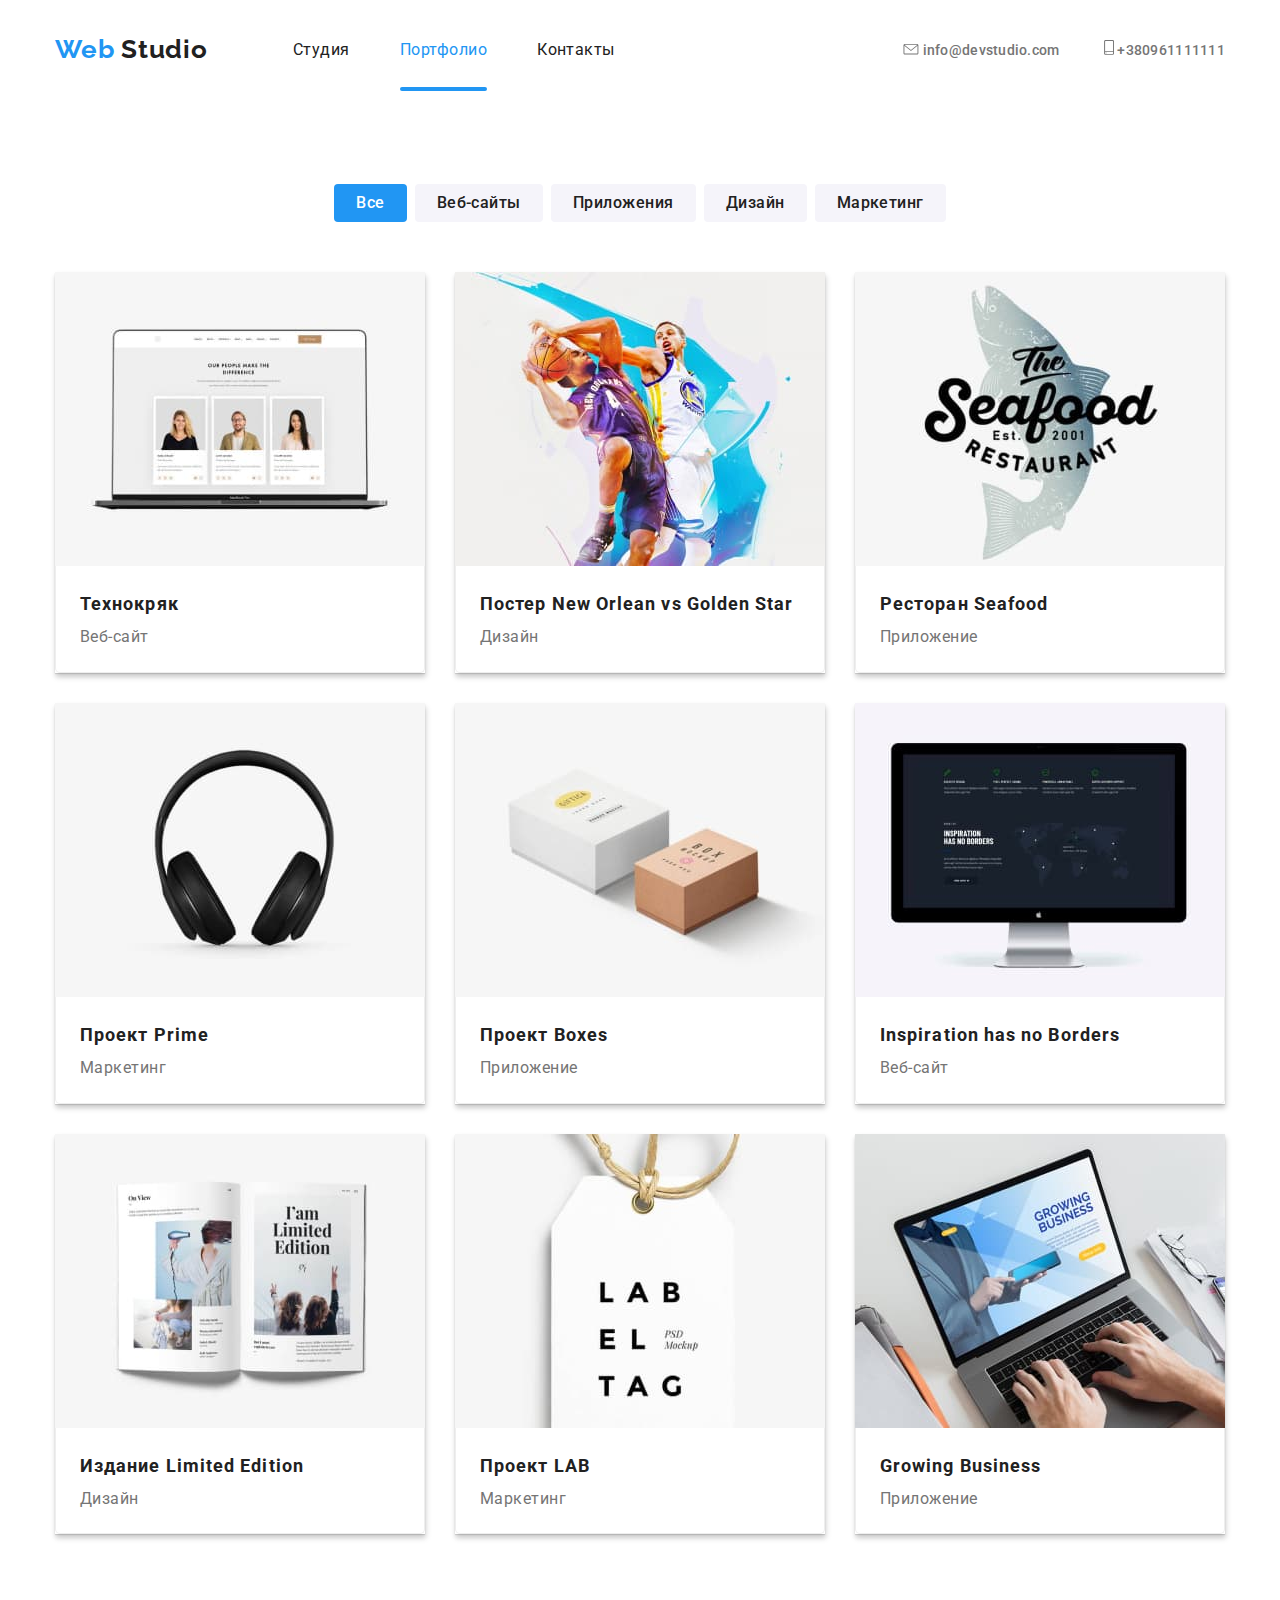
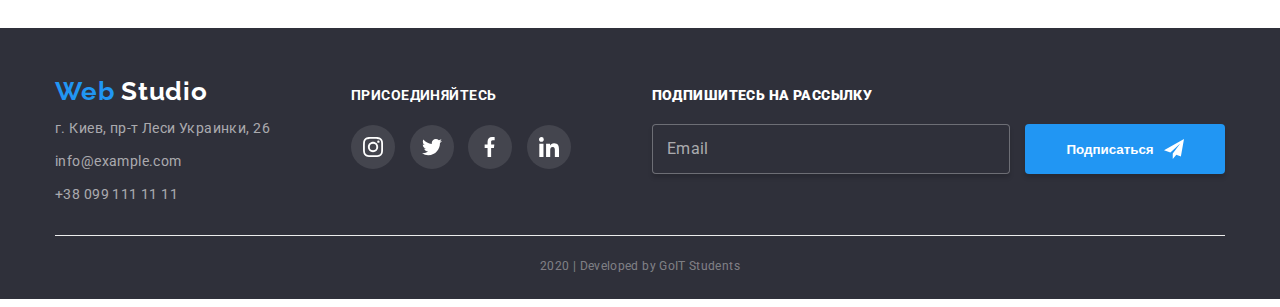
<file: portfolio.html>
<!DOCTYPE html>
<html lang="ru">
  <head>
    <meta charset="UTF-8" />
    <meta name="viewport" content="width=device-width, initial-scale=1.0" />
    <link
      href="https://fonts.googleapis.com/css2?family=Raleway:wght@700&family=Roboto:wght@400;500;700;900&display=swap"
      rel="stylesheet"
    />
    <link rel="stylesheet" href="./css/styles.css" />
    <title>Document</title>
  </head>
  <body>
    <header class="header">
      <div class="page-header container">
        <nav class="nav-container">
          <a href="" class="logo">
            Web
            <span class="studio">Studio</span>
          </a>
          <ul class="site-nav list">
            <li class="item"><a href="./index.html" class="link">Студия</a></li>
            <li class="item">
              <a href="./portfolio.html" class="link-current">Портфолио</a>
            </li>
            <li class="item"><a href="" class="link">Контакты</a></li>
          </ul>
        </nav>

        <ul class="auth-nav list">
          <li class="item">
            <a href="mailtoinfo@devstudio.com" class="mail link">
              <svg class="icon" width="16" height="11.2">
                <use href="./img/symbol-defs.svg#icon-envelope"></use>
              </svg>
              info@devstudio.com
            </a>
          </li>
        
          <li class="item">
            <a href="tel+380961111111" class="phone link">
              <svg class="icon" width="10" height="14.94">
                <use href="./img/symbol-defs.svg#icon-smartphone"></use>
              </svg>
              +380961111111
            </a>
          </li>
        </ul>
      </div>
    </header>
    <!--Основная часть страницы-->
    <main class="portfolio-main">
      <div class="container">
      <section class="portfolio-content">
        
          <ul class="selection">
            <li class="button-list">
              <button type="" class="button-all">Все</button>
            </li>
            <li class="button-list">
              <button type="" class="button">Веб-сайты</button>
            </li>
            <li class="button-list">
              <button type="" class="button">Приложения</button>
            </li>
            <li class="button-list">
              <button type="" class="button">Дизайн</button>
            </li>
            <li class="button-list">
              <button type="" class="button">Маркетинг</button>
            </li>
          </ul>

          <!--Готовые проэкты-->

          <ul class="projects">
            <li class="item">  
              <a href="" class="link project-link">     
               <div class="thumb">                 
              <div class="project-image">                        
              <img src="./img/web-site.jpg" width="370" alt="Открытая страница сайта"/> 
               </div>
               <div class="project-overlay">              
              <p class="project-text">Технокряк это современная площадка распространения коронавируса. Компании используют эту
                платформу для цифрового шпионажа и атак на защищённые сервера конкурентов</p>
              </div> 
               </div>                       
              <div class="card-content">
                <h2 class="project-title">Технокряк</h2>
                <p class="project-selection">Веб-сайт</p>
              </div>
            </a>             
            </li>

            <li class="item">
              <a href="" class="link project-link">
             <div class="thumb">
              <div class="project-image">
              <img src="./img/basketball.jpg" width="370" alt="Баскетболисты" /></div>
               <div class="project-overlay">
            <p class="project-text">Технокряк это современная площадка распространения коронавируса. Компании используют эту
              платформу для цифрового шпионажа и атак на защищённые сервера конкурентов</p>
              </div>
               </div>                
              <div class="card-content">
                <h2 class="project-title">Постер New Orlean vs Golden Star</h2>
                <p class="project-selection">Дизайн</p>
              </div>
            </a>               
            </li>

            <li class="item">
              <a href="" class="link project-link">
              <div class="thumb">
              <div class="project-image">
              <img src="./img/seafood.jpg" width="370" alt="Морепродукты" /></div>
            <div class="project-overlay">
              <p class="project-text">Технокряк это современная площадка распространения коронавируса. Компании используют эту
              платформу для цифрового шпионажа и атак на защищённые сервера конкурентов</p>
            </div>
            </div>
            
              <div class="card-content">
                <h2 class="project-title">Ресторан Seafood</h2>
                <p class="project-selection">Приложение</p>
              </div>
            </a>
            </li>

            <li class="item">
              <a href="" class="link project-link">
              <div class="thumb">
              <div class="project-image">
              <img src="./img/earbuds.jpg" width="370" alt="Наушники" /></div>
              <div class="project-overlay">
              <p class="project-text">Технокряк это современная площадка распространения коронавируса. Компании используют эту
                платформу для цифрового шпионажа и атак на защищённые сервера конкурентов</p>
              </div>
              </div>
              
              <div class="card-content">
                <h2 class="project-title">Проект Prime</h2>
                <p class="project-selection">Маркетинг</p>
              </div>
            </a>
            </li>

            <li class="item">
              <a href="" class="link project-link">
              <div class="thumb">
              <div class="project-image">
              <img src="./img/books.jpg" width="370" alt="Books" /></div>
              <div class="project-overlay">
              <p class="project-text">Технокряк это современная площадка распространения коронавируса. Компании используют эту
                платформу для цифрового шпионажа и атак на защищённые сервера конкурентов</p>
              </div>
            </div>
           
              <div class="card-content">
                <h2 class="project-title">Проект Boxes</h2>
                <p class="project-selection">Приложение</p>
              </div>
             </a>
            </li>

            <li class="item">
              <a href="" class="link project-link">
              <div class="thumb">
              <div class="project-image">
              <img src="./img/monitor.jpg" width="370" alt="Экран монитора" /></div>
              <div class="project-overlay"> 
              <p class="project-text">Технокряк это современная площадка распространения коронавируса. Компании используют эту
                платформу для цифрового шпионажа и атак на защищённые сервера конкурентов</p>
            </div>
            </div>
            
              <div class="card-content">
                <h2 class="project-title">Inspiration has no Borders</h2>
                <p class="project-selection">Веб-сайт</p>
              </div>
            </a>
            </li>

            <li class="item">
              <a href="" class="link project-link">
              <div class="thumb">
              <div class="project-image">
              <img src="./img/magazin.jpg" width="370" alt="Журнал" /></div>
               <div class="project-overlay">
              <p class="project-text">Технокряк это современная площадка распространения коронавируса. Компании используют эту
                платформу для цифрового шпионажа и атак на защищённые сервера конкурентов</p>
                </div>
            </div>
           
              <div class="card-content">
                <h2 class="project-title">Издание Limited Edition</h2>
                <p class="project-selection">Дизайн</p>
              </div>
             </a>
            </li>

            <li class="item">
              <a href="" class="link project-link">
              <div class="thumb">
              <div class="project-image">                
              <img src="./img/label.jpg" width="370" alt="Этикетка" /></div>
              <div class="project-overlay">
              <p class="project-text">Технокряк это современная площадка распространения коронавируса. Компании используют эту платформу для цифрового
              шпионажа и атак на защищённые сервера конкурентов</p>
              </div>
              </div>
              
              <div class="card-content">
                <h2 class="project-title">Проект LAB</h2>
                <p class="project-selection">Маркетинг</p>
              </div>
            </a>
            </li>

            <li class="item">
              <a href="" class="link project-link">
              <div class="thumb">
              <div class="project-image">
              <img src="./img/laptop.jpg" width="370" alt="Ноутбук" /></div>
              <div class="project-overlay">
              <p class="project-text">Технокряк это современная площадка распространения коронавируса. Компании используют эту
                платформу для цифрового шпионажа и атак на защищённые сервера конкурентов</p>
              </div>
              </div>
              
              <div class="card-content">
                <h2 class="project-title">Growing Business</h2>
                <p class="project-selection">Приложение</p>
              </div>
            </a>
            </li>
          </ul>
        </div>
      </section>
    </main>

    <!--Футер-->
      <footer class="page-footer">
        <div class="container">
          <div class="location">
            <div class="address-container">
              <address class="address">
                <a href="" class="logo">
                  Web
                  <span class="footer-studio">Studio</span>
                </a>
      
                <a href="mailtoinfo@example.com" class="direction link">
                  г. Киев, пр-т Леси Украинки, 26
                </a>
      
                <a href="" class="letter link">
                  info@example.com
                </a>
                <a href="tel+38 099 111 11 11" class="number link">+38 099 111 11 11</a>
              </address>
            </div>
      
            <div class="join-container">
              <b class="sign">Присоединяйтесь</b>
              <ul class="footer-links list">
                <li class="item">
                  <a href="" class="link" aria-label="Ссылка на Instagram">
                    <svg class="icon" width="20" height="20">
                      <use href=./img/symbol-defs.svg#icon-instagram></use>
                    </svg>
                  </a>
                </li>
                <li class="item">
                  <a href="" class="link" aria-label="Ссылка на Twitter">
                    <svg class="icon" width="20" height="20">
                      <use href=./img/symbol-defs.svg#icon-twitter></use>
                    </svg>
                  </a>
                </li>
                <li class="item">
                  <a href="" class="link" aria-label="Ссылка на Facebook">
                    <svg class="icon" width="20" height="20">
                      <use href=./img/symbol-defs.svg#icon-facebook></use>
                    </svg>
                  </a>
                </li>
                <li class="item">
                  <a href="" class="link" aria-label="Ссылка на LinkedIn">
                    <svg class="icon" width="20" height="20">
                      <use href=./img/symbol-defs.svg#icon-linkedin></use>
                    </svg>
                  </a>
                </li>
              </ul>
            </div>
      
          <div class="mailing-container">
            <b class="mailing">Подпишитесь на рассылку</b>
            <div class="subscribe">
              <input type="email" class="email" placeholder="Email">
            <button type="" class="sign-button">Подписаться
              <svg class="icon-send" width="20" height="20">
                <use href="./img/symbol-defs.svg#icon-send">
                </use>
              </svg>
              <svg class="icon-mail" width=20 height=20>
                <use href="./img/symbol-defs.svg#icon-envelope"></use>
              </svg>
              </button>
            </div>
            </div>
          </div>
          <p class="copyright">2020 | Developed by GoIT Students</p>
        </div>
      </footer>
  </body>
</html>
</file>
<file: css/styles.css>
/* Палитра цветов */

/* 
Основной цвет фона #FFFFFF 
Вторичный цвет фона #E5E5E5
Основной цвет текста  #212121
Дополнительный цвет текста #757575 
Акцент #2196F3 
*/
:root {
  --primary-white-color: #ffffff;
  --primary-text-color: #212121;
  --secondary-text-color: #757575;
  --secondary-bcg-color: #e5e5e5;
  --accent-color: #2196f3;
}

html {
  box-sizing: border-box;
}

*,
*::before,
*::after {
  box-sizing: inherit;
}
img {
  display: block;
  max-width: 100%;
  height: auto;
}

body {
  margin-right: auto;
  margin-left: auto;
  background-color: var(--primary-white-color);
  font-family: Roboto, sans-serif;
  letter-spacing: 0.03em;
}
.container {
  margin-left: auto;
  margin-right: auto;
  width: 1200px;
  padding-left: 15px;
  padding-right: 15px;
}
ul {
  list-style: none;
}

.list {
  padding: 0;
  margin: 0;
  list-style: none;
}
.link {
  text-decoration: none;
}
.section {
  padding-top: 94px;
  padding-bottom: 94px;
}

/* Logo */

.page-header {
  margin-right: auto;
  margin-left: auto;
  width: 1200px;
  display: flex;
  align-items: center;
  justify-content: space-between;
}

.nav-container {
  display: flex;
}
.logo {
  color: var(--accent-color);
  font-family: Raleway, sans-serif;
  font-style: normal;
  font-weight: bold;
  font-size: 26px;
  line-height: 1.19;
  letter-spacing: 0.03em;
  text-decoration: none;
}

.studio {
  color: var(--primary-text-color);
}

.title {
  color: var(--primary-text-color);
  font-weight: bold;
  line-height: 1.14;
  font-size: 14px;
  text-transform: uppercase;
  letter-spacing: 0.03em;
}

/* Site-nav-list */

.site-nav {
  display: flex;
  margin-left: 85px;
  align-self: center;
}
.site-nav .item:not(:last-child) {
  margin-right: 50px;
}

.site-nav .link {
  padding-top: 32px;
  padding-bottom: 32px;
  color: var(--primary-text-color);
  transition: 250ms cubic-bezier(0.4, 0, 0.2, 1);
}
.link-current {
  position: relative;
  padding-top: 32px;
  padding-bottom: 32px;
  text-decoration: none;
  color: var(--accent-color);
}
.link-current::after {
  content: '';
  position: absolute;
  bottom: 0;
  left: 0;
  display: block;

  height: 4px;
  width: 100%;
  background-color: var(--accent-color);
  border-radius: 2px;
}

.site-nav .link:hover,
.site-nav .link:focus {
  display: flexbox;
  color: var(--accent-color);
}

.auth-nav .link {
  display: block;
  padding-top: 32px;
  padding-bottom: 32px;
  margin-left: 10px;

  font-style: normal;
  font-weight: 500;
  font-size: 14px;
  line-height: 1.14;
  letter-spacing: 0.02em;
  padding-top: 32px;
  padding-bottom: 32px;
  transition: 250ms cubic-bezier(0.4, 0, 0.2, 1);
}
.auth-nav .item {
  display: inline-flex;
  align-items: center;
  justify-content: center;
  --color1: #757575;
}
.auth-nav .link:hover,
.auth-nav .link:focus {
  color: var(--accent-color);
  --color1: var(--accent-color);
}

.auth-nav .item:not(:last-child) {
  margin-right: 30px;
}

.auth-nav a {
  color: var(--secondary-text-color);
  text-decoration: none;
}

/* Основная секция */

.hero {
  margin: 0;
  padding: 0;
  text-align: center;

  max-width: 1600px;
  height: 600px;
  background-color: coral;
  background-image: linear-gradient(
      to right,
      rgba(47, 48, 58, 0.8),
      rgba(47, 48, 58, 0.8)
    ),
    url('../img/hero.jpg');
}
.main-title {
  margin-top: 0;
  margin-bottom: 30px;
  padding-top: 200px;
  color: var(--primary-white-color);
  font-weight: 900;
  font-size: 44px;
  line-height: 1.36;
  text-align: center;
  letter-spacing: 0.06em;
  text-transform: uppercase;
}

.button {
  font-family: inherit;
  color: var(--primary-white-color);
  text-align: center;
  background-color: var(--accent-color);
  font-style: normal;
  font-weight: bold;
  font-size: 16px;
  line-height: 1.87;
  letter-spacing: 0.06em;
  border: none;
  transition: 250ms cubic-bezier(0.4, 0, 0.2, 1);
}
.hero .button {
  display: inline-block;
  padding: 10px 32px;
  border-radius: 4px;
  min-width: 136px;
  box-shadow: 0px 4px 4px rgba(0, 0, 0, 0.15);
}

.button:hover,
.button:focus {
  color: var(--primary-text-color);
  cursor: pointer;
}

/* Преимущества */

.features .container {
  margin-left: auto;
  margin-right: auto;
  width: 1200px;
}
.features-list .title {
  margin-top: 30px;
  margin-bottom: 10px;
}

.features-list {
  display: flex;
  flex-wrap: wrap;
}
.features-list .item {
  width: 270px;
}

.background {
  display: flex;
  justify-content: center;
  align-items: center;

  width: 270px;
  height: 120px;
  background-color: #f5f4fa;
  border-radius: 4px;
}

.features-list .item:not(:last-child) {
  margin-right: 30px;
}

.features-text {
  margin-top: 0;
  margin-bottom: 0;
  color: var(--secondary-text-color);
  font-style: normal;
  font-weight: 400;
  font-size: 14px;
  line-height: 1.7;
  letter-spacing: 0.03em;
}

/* Чем мы занимаемся */
.works {
  padding-top: 0;
}
.works-list {
  display: flex;
}
.works-list .item {
  position: relative;
  width: 370px;
}
.works-list .item.item:not(:last-child) {
  margin-right: 30px;
}
.container .works-title {
  margin-top: 0;
  margin-bottom: 50px;
}
.works-title {
  font-style: normal;
  font-weight: bold;
  font-size: 36px;
  line-height: 1.16;
  text-align: center;
  letter-spacing: 0.03em;
  text-align: center;
}
.action-title {
  position: absolute;
  width: 100%;
  bottom: 0;
  right: 0;
  margin-top: 0;
  margin-bottom: 0;
  padding-top: 27px;
  padding-bottom: 27px;
  border-radius: 0px 0px 4px 4px;

  color: var(--primary-white-color);
  background-color: rgba(47, 48, 58, 0.8);
  font-size: 14px;
  line-height: 1.14;
  text-align: center;
  letter-spacing: 0.03em;
  text-transform: uppercase;
}

/* Team */

.team {
  background-color: #f5f4fa;
}

.team-list {
  display: flex;
}
.team-list .item {
  width: 270px;
  padding-bottom: 24px;
  background: #ffffff;
  box-shadow: 0px 2px 1px rgba(0, 0, 0, 0.2), 0px 1px 1px rgba(0, 0, 0, 0.14),
    0px 1px 3px rgba(0, 0, 0, 0.12);
  border-radius: 4px;
  transform: scale(1);
}
.team-list .item.item:not(:last-child) {
  margin-right: 30px;
}

.team-title {
  margin-top: 0;
  margin-bottom: 50px;
  font-style: normal;
  font-weight: bold;
  font-size: 36px;
  line-height: 1.16;
  text-align: center;
  letter-spacing: 0.03em;
}
.team-photo {
  margin-bottom: 30px;
}
.team-list .item:hover {
  transform: scale(1.15);
}
.name-title {
  margin-top: 0;
  margin-bottom: 10px;

  text-align: center;

  font-style: normal;
  font-size: 16px;
  font-weight: 500;
  line-height: 1.18;
  letter-spacing: 0.03em;
}
.team-text {
  margin-top: 0;
  margin-bottom: 16px;
  text-align: center;

  color: var(--secondary-text-color);
  font-style: normal;
  font-weight: normal;
  font-size: 16px;
  line-height: 1.18;
}
.social-links {
  display: flex;
  padding: 0;
  align-items: center;
  justify-content: space-evenly;
}

.social-links .link {
  display: flex;
  width: 44px;
  height: 44px;
  border-radius: 50%;
  justify-content: center;
  align-items: center;
  --color2: #afb1b8;
  transition: 250ms cubic-bezier(0.4, 0, 0.2, 1);
}

.team-links .link:hover,
.team-links .link:focus {
  background-color: var(--accent-color);
  --color2: var(--primary-white-color);
}

/* Наши клиенты */

.clients-title {
  margin-top: 0;
  margin-bottom: 50px;

  font-style: normal;
  font-weight: bold;
  font-size: 36px;
  line-height: 1.16;
  letter-spacing: 0.03em;
  text-align: center;
}

.clients-list {
  display: flex;
  margin: 0;
}
.clients-list .item {
  display: flex;
  justify-content: center;
  align-items: center;
  border: 1px solid #afb1b8;
  box-sizing: border-box;
  height: 90px;
  border-radius: 4px;
  width: 170px;
  --color2: #afb1b8;
  transition: 250ms cubic-bezier(0.4, 0, 0.2, 1);
}

.clients-list .item:not(:last-child) {
  margin-right: 30px;
}
.clients-list .item:hover,
.clients-list .item:focus {
  border-color: var(--accent-color);
  --color2: var(--accent-color);
}

.backdrop {
  position: fixed;
  top: 0;
  left: 0;
  width: 100%;
  height: 100%;
  background-color: rgba(0, 0, 0, 0.2);

  opacity: 1;
  transition: 250ms cubic-bezier(0.4, 0, 0.2, 1);
}

.backdrop.is-hidden {
  opacity: 0;
  pointer-events: none;
}
.backdrop.is-hidden .modal {
  transform: translate(-50%, -50%) scale(1.2);
  transition: transform 250ms cubic-bezier(0.4, 0, 0.2, 1);
}
.modal {
  position: absolute;
  top: 50%;
  left: 50%;
  transform: translate(-50%, -50%);
  min-width: 528px;
  min-height: 581px;
  padding: 40px;
  background-color: #ffffff;
  box-shadow: 0px 2px 1px rgba(0, 0, 0, 0.2), 0px 1px 1px rgba(0, 0, 0, 0.14),
    0px 1px 3px rgba(0, 0, 0, 0.12);
  border-radius: 4px;

  transform: translate(-50%, -50%) scale(1);
  transition: transform 250ms cubic-bezier(0.4, 0, 0.2, 1);
}
.modal .close-button {
  position: absolute;
  top: -10px;
  right: -10px;
  width: 30px;
  height: 30px;

  background-image: url('../img/close.svg');
  background-color: #ffffff;
  border-radius: 50%;
  box-shadow: 0px 2px 1px rgba(0, 0, 0, 0.2), 0px 1px 1px rgba(0, 0, 0, 0.14),
    0px 1px 3px rgba(0, 0, 0, 0.12);
  background-size: contain;
  border: none;
}
.form-field input {
  width: 100%;
  height: 40px;
  padding-left: 42px;
  border: 1px solid rgba(33, 33, 33, 0.2);
  border-radius: 4px;
}

.form-field {
  position: relative;
  margin-bottom: 28px;
}
.form-label {
  position: absolute;
  top: 50%;
  left: 42px;

  font-size: 14px;
  letter-spacing: 0.01em;
  color: #757575;

  transform: translate(0, -50%);
  transition: 250ms linear;
}
.form-input:focus {
  outline-color: var(--accent-color);
}
.form-input:focus + .form-label,
.form-input:not(:placeholder-shown) + .form-label {
  transform: translate(-23px, -45px);
  color: var(--accent-color);
}
.form-comment {
  position: relative;
  width: 100%;
  padding: 12px;
  resize: none;

  border: 1px solid rgba(33, 33, 33, 0.2);
  border-radius: 4px;
}
.comment {
  position: absolute;
  top: 10%;
  left: 16px;
  font-size: 14px;
  line-height: 0.86;
  letter-spacing: 0.01em;

  color: #757575;
}
.form-comment:focus + .comment,
.form-comment:not(:placeholder-shown) + .comment {
  transform: translateY(-35px);
  color: var(--accent-color);
}
.form-comment:focus {
  outline-color: var(--accent-color);
}

.checkbox {
  position: absolute;
  width: 1px;
  height: 1px;
  margin: -1px;
  border: 0;
  padding: 0;
  clip: rect(0 0 0 0);
  overflow: hidden;
}
.checkbox-icon {
  display: inline-block;
  margin-right: 8px;
  width: 15px;
  height: 15px;

  border: 2px solid #212121;
  border-radius: 2px;
}
.checkbox:checked + .checkbox-icon {
  background-color: #2196f3;
  border-color: #2196f3;
  background-image: url('../img/check.svg');
  background-size: contain;
  background-origin: border-box;
}
.form-field .check-label {
  font-size: 14px;
  line-height: 1.71;
  letter-spacing: 0.03em;

  color: var(--secondary-text-color);
}
.check-link {
  color: var(--accent-color);
}
.submit-button {
  display: block;
  margin: auto;
  width: 200px;
  height: 50px;

  font-weight: bold;
  font-size: 16px;
  line-height: 1.87;

  text-align: center;

  color: var(--primary-white-color);
  background-color: #2196f3;

  box-shadow: 0px 4px 4px rgba(0, 0, 0, 0.15);
  border-radius: 4px;
  border: none;
  transition: 250ms cubic-bezier(0.4, 0, 0.2, 1);
}
.submit-button:hover,
.submit-button:focus {
  color: var(--primary-text-color);
  cursor: pointer;
}
.form-text {
  margin-top: 0;
  margin-bottom: 30px;
  font-family: Roboto;
  font-style: normal;
  font-weight: bold;
  font-size: 20px;
  line-height: 0.86;
  text-align: center;
  letter-spacing: 0.03em;
}
.form-field .icon {
  position: absolute;
  top: 50%;
  left: 19px;
  transform: translateY(-50%);
  fill: currentColor;
}
.form-field:focus-within .icon {
  fill: var(--accent-color);
}

/* Footer */

.page-footer {
  background-color: #2f303a;
  font-family: Roboto, sans-serif;
}
.location {
  display: flex;
  justify-content: space-between;
  align-items: baseline;
  padding-top: 48px;
}

.address {
  padding-bottom: 28px;

  color: var(--primary-white-color);
  font-style: inherit;
  font-style: normal;
  font-weight: normal;
  font-size: 14px;
  line-height: 1.71;
  letter-spacing: 0.03em;
}
.page-footer .logo {
  display: block;
  margin-left: auto;
  margin-right: auto;
  margin-bottom: 10px;
}
.page-footer .direction {
  color: #ffffff;
}

.sign {
  display: block;
  margin: 0;
  margin-bottom: 21px;
  color: var(--primary-white-color);
  font-style: normal;
  font-weight: bold;
  font-size: 14px;
  line-height: 1.14;
  letter-spacing: 0.03em;
  text-transform: uppercase;
}

.footer-links .item {
  display: inline-block;
}
.footer-links .item:not(:last-child) {
  margin-right: 10px;
}

.footer-links .link {
  display: flex;
  width: 44px;
  height: 44px;
  border-radius: 50%;
  justify-content: center;
  align-items: center;
  background: rgba(255, 255, 255, 0.1);
  --color2: #ffffff;
  transition: 250ms cubic-bezier(0.4, 0, 0.2, 1);
}

.footer-links .link:hover,
.footer-links .link:focus {
  background-color: var(--accent-color);
}

.address .link {
  display: block;
  color: rgba(255, 255, 255, 0.6);
  font-style: normal;
  font-weight: normal;
  font-size: 14px;
  line-height: 1.71;
  letter-spacing: 0.03em;
  transition: 250ms cubic-bezier(0.4, 0, 0.2, 1);
}

.address .link:not(:last-child) {
  margin-bottom: 9px;
}

.mailing-container {
  display: inline-block;
  margin: 0;
  color: var(--primary-white-color);
  font-style: normal;
  font-weight: bold;
  font-size: 14px;
  line-height: 1.14;
  letter-spacing: 0.03em;
  text-transform: uppercase;
}
.sign-button {
  display: inline-flex;
  align-items: center;
  justify-content: center;
  border: none;
  width: 200px;
  height: 50px;
  padding-top: 10px;
  padding-bottom: 10px;
  font-weight: 900;
  color: var(--primary-white-color);
  background-color: var(--accent-color);
  box-shadow: 0px 4px 4px rgba(0, 0, 0, 0.15);
  border-radius: 4px;
  --color3: #ffffff;
  position: relative;
  transition: background-color 250ms cubic-bezier(0.4, 0, 0.2, 1),
    transform 250ms cubic-bezier(0.4, 0, 0.2, 1);
  overflow: hidden;
}
.sign-button .icon-send {
  margin-left: 10px;
  transition: transform 250ms cubic-bezier(0.4, 0, 0.2, 1);
}
.sign-button:hover .icon-send {
  transform: translateY(-38px);
}
.sign-button .icon-mail {
  position: absolute;
  content: '';
  display: inline-block;
  top: 50%;
  right: 40px;
  transform: translateY(calc(-50% + 40px));
  transition: transform 250ms cubic-bezier(0.4, 0, 0.2, 1);
  --color1: #757575;
}

.sign-button:hover .icon-mail {
  transform: translateY(-50%);
  --color1: var(--primary-text-color);
}

.sign-button:hover,
.sign-button:focus {
  color: var(--primary-text-color);
  --color3: var(--primary-text-color);
}
.email {
  width: 358px;
  height: 50px;
  margin-top: 20px;
  margin-right: 12px;
  border: 1px solid rgba(255, 255, 255, 0.3);
  box-sizing: border-box;
  box-shadow: 0px 4px 4px rgba(0, 0, 0, 0.15);
  border-radius: 4px;
  background-color: #2f303a;
  color: var(--primary-white-color);
}

.email::placeholder {
  padding: 18px 12px;
  font-family: Roboto;
  font-style: normal;
  font-weight: normal;
  font-size: 16px;
  line-height: 1.87;
  letter-spacing: 0.03em;

  color: rgba(255, 255, 255, 0.6);
}
.copyright {
  border-top: 1px solid #ececec;
  margin-top: 0;
  margin-bottom: 0;
  padding-top: 18px;
  padding-bottom: 21px;

  font-size: 12px;
  line-height: 2;
  text-align: center;
  letter-spacing: 0.03em;
  color: rgba(255, 255, 255, 0.4);
}

.link:hover {
  color: var(--accent-color);
}
.footer-studio {
  color: var(--primary-white-color);
}

/* Portfolio */
.portfolio-content {
  padding-top: 93px;
}
.selection {
  display: flex;
  justify-content: center;
  margin: 0;
  padding-left: 0;
  margin-bottom: 50px;
}
.selection .button-list:not(:last-child) {
  margin-right: 8px;
}

.selection .button {
  padding: 6px 22px;
  font-family: Roboto, sans-serif;
  font-style: normal;
  font-weight: 500;
  font-size: 16px;
  line-height: 1.62;
  text-align: center;
  letter-spacing: 0.03em;
  color: var(--primary-text-color);
  background-color: #f5f4fa;
  border-radius: 4px;
  border: none;
  transition: 250ms cubic-bezier(0.4, 0, 0.2, 1);
}
.selection .button:hover,
.selection .button:focus {
  color: var(--primary-white-color);
  background-color: var(--accent-color);
}

.selection .button-all {
  padding: 6px 22px;
  color: var(--primary-white-color);
  background-color: var(--accent-color);
  font-family: Roboto, sans-serif;
  font-style: normal;
  font-weight: 500;
  font-size: 16px;
  line-height: 1.62;
  text-align: center;
  letter-spacing: 0.03em;
  border-radius: 4px;
  border: none;
}

/* Карточки */

.projects {
  display: flex;
  flex-wrap: wrap;
  margin: 0;
  padding-left: 0;
  padding-bottom: 94px;
}
.projects .item {
  width: calc((100% - 60px) / 3);
  margin-right: 30px;
  margin-bottom: 30px;
  box-shadow: 1px 4px 6px rgba(0, 0, 0, 0.16), 0px 4px 4px rgba(0, 0, 0, 0.06),
    0px 1px 1px rgba(0, 0, 0, 0.12);
}
.projects .item:nth-child(3n) {
  margin-right: 0;
}
.projects .item:nth-child(n + 7) {
  margin-bottom: 0;
}
.projects .link {
  text-decoration: none;
  color: var(--primary-text-color);
}
.thumb {
  position: relative;
  overflow: hidden;
}

.project-overlay {
  position: absolute;
  top: 0;
  left: 0;
  width: 100%;
  height: 100%;
  background-color: rgba(33, 150, 243, 0.9);
  box-shadow: 1px 4px 6px rgba(0, 0, 0, 0.16), 0px 4px 4px rgba(0, 0, 0, 0.06),
    0px 1px 1px rgba(0, 0, 0, 0.12);
  opacity: 0;
  transform: translateY(100%);
  transition: transform 250ms cubic-bezier(0.4, 0, 0.2, 1),
    opacity 250ms cubic-bezier(0.4, 0, 0.2, 1);
}
.project-link:hover .project-overlay,
.project-link:focus .project-overlay {
  transform: translateY(0);
  opacity: 1;
}
.project-text {
  position: absolute;
  top: 0;
  left: 0;
  margin: 0;

  justify-content: center;
  padding: 63px 24px;

  font-family: Roboto;
  font-style: normal;
  font-weight: normal;
  font-size: 18px;
  line-height: 1.5;
  letter-spacing: 0.03em;
  color: var(--primary-white-color);
  transition: transform 250ms cubic-bezier(0.4, 0, 0.2, 1);
}

.card-content {
  padding: 20px 24px;
  border-bottom: 1px solid #eeeeee;
  border-right: 1px solid #eeeeee;
  border-left: 1px solid #eeeeee;
  border-bottom-left-radius: 5px;
  border-bottom-right-radius: 5px;
  background: #ffffff;
}

.project-title {
  margin-bottom: 4px;
  margin: 0;
  font-style: normal;
  font-weight: bold;
  font-size: 18px;
  line-height: 2;
  letter-spacing: 0.06em;
}
.project-selection {
  margin: 0;
  padding: 0;
  color: var(--secondary-text-color);
  font-weight: 400;
  font-size: 16px;
  line-height: 1.87;
  letter-spacing: 0.03em;
}
</file>
